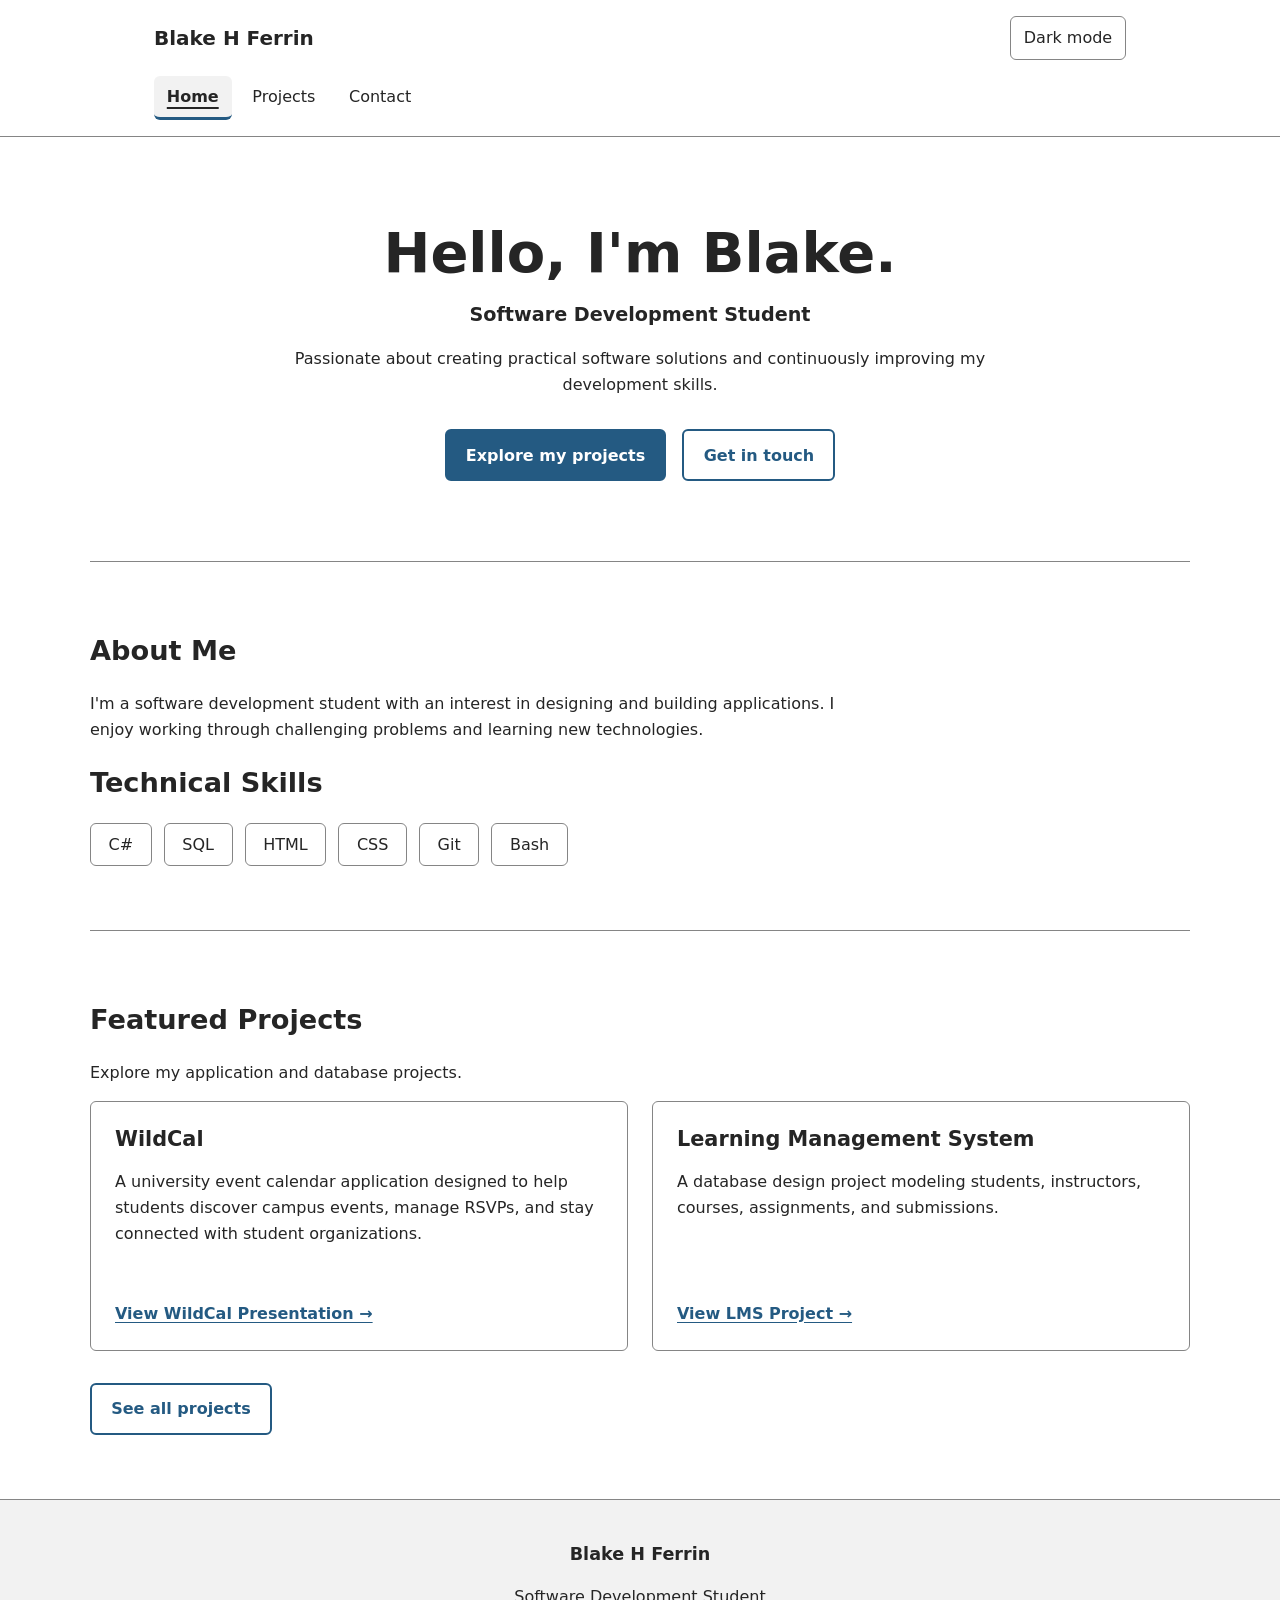
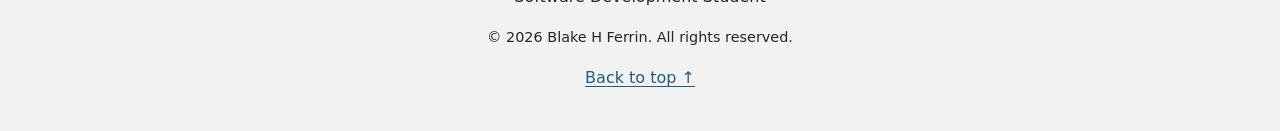
<file: index.html>
<!DOCTYPE html>
<html lang="en">
<head>
  <meta charset="UTF-8">
  <meta name="viewport" content="width=device-width, initial-scale=1.0">
  <meta name="description" content="Blake H Ferrin software development portfolio — Home.">
  <title>Home | Blake H Ferrin</title>
  <link rel="stylesheet" href="styles.css">
  <script>try { if (localStorage.getItem('portfolio-theme') === 'dark') document.documentElement.classList.add('dark'); } catch (e) { /* Storage may be unavailable. */ }</script>
</head>
<body id="top">
<a class="skip-link" href="#main-content">Skip to main content</a>
<header class="site-header">
  <div class="header-inner">
    <a class="site-brand" href="index.html">Blake H Ferrin</a>
    <div class="header-actions">
      <button class="theme-toggle" type="button" aria-label="Switch to dark mode" aria-pressed="false">Dark mode</button>
      <button class="menu-toggle" type="button" aria-controls="primary-navigation" aria-expanded="false" aria-label="Open navigation menu">☰ Menu</button>
    </div>
    <nav id="primary-navigation" class="site-nav" aria-label="Main navigation"><ul><li><a href="index.html" class="active" aria-current="page">Home</a></li><li><a href="projects.html">Projects</a></li><li><a href="contact.html">Contact</a></li></ul></nav>
  </div>
</header>
<main id="main-content"><section class="intro" aria-labelledby="intro-heading"><h1 id="intro-heading">Hello, I'm Blake.</h1><p class="subtitle">Software Development Student</p><p>Passionate about creating practical software solutions and continuously improving my development skills.</p><div class="intro-actions"><a class="button" href="projects.html">Explore my projects</a><a class="button button--outline" href="contact.html">Get in touch</a></div></section><section class="content-section" aria-labelledby="about-heading"><h2 id="about-heading">About Me</h2><p>I'm a software development student with an interest in designing and building applications. I enjoy working through challenging problems and learning new technologies.</p><h2>Technical Skills</h2><ul class="skills-list"><li>C#</li><li>SQL</li><li>HTML</li><li>CSS</li><li>Git</li><li>Bash</li></ul></section><section class="content-section" aria-labelledby="featured-heading"><h2 id="featured-heading">Featured Projects</h2><p>Explore my application and database projects.</p><div class="projects-grid"><article class="project-card"><h3>WildCal</h3><p>A university event calendar application designed to help students discover campus events, manage RSVPs, and stay connected with student organizations.</p><a class="project-link" href="https://docs.google.com/presentation/d/1jkVYYge8tTpAKeSRqUSjW0Hd4IC0EcSuFHASi-RGxNs/edit?usp=sharing">View WildCal Presentation →</a></article><article class="project-card"><h3>Learning Management System</h3><p>A database design project modeling students, instructors, courses, assignments, and submissions.</p><a class="project-link" href="https://drive.google.com/file/d/1zM7Cbzs8z8IpdPavsQqTDVSz9qPGHDx4/view?usp=sharing">View LMS Project →</a></article></div><p class="section-action"><a class="button button--outline" href="projects.html">See all projects</a></p></section></main>
<footer class="site-footer"><p class="footer-name">Blake H Ferrin</p><p>Software Development Student</p><p class="copyright">© 2026 Blake H Ferrin. All rights reserved.</p><a class="back-to-top" href="#top">Back to top ↑</a></footer>
<script src="app.js"></script>
</body>
</html>
</file>
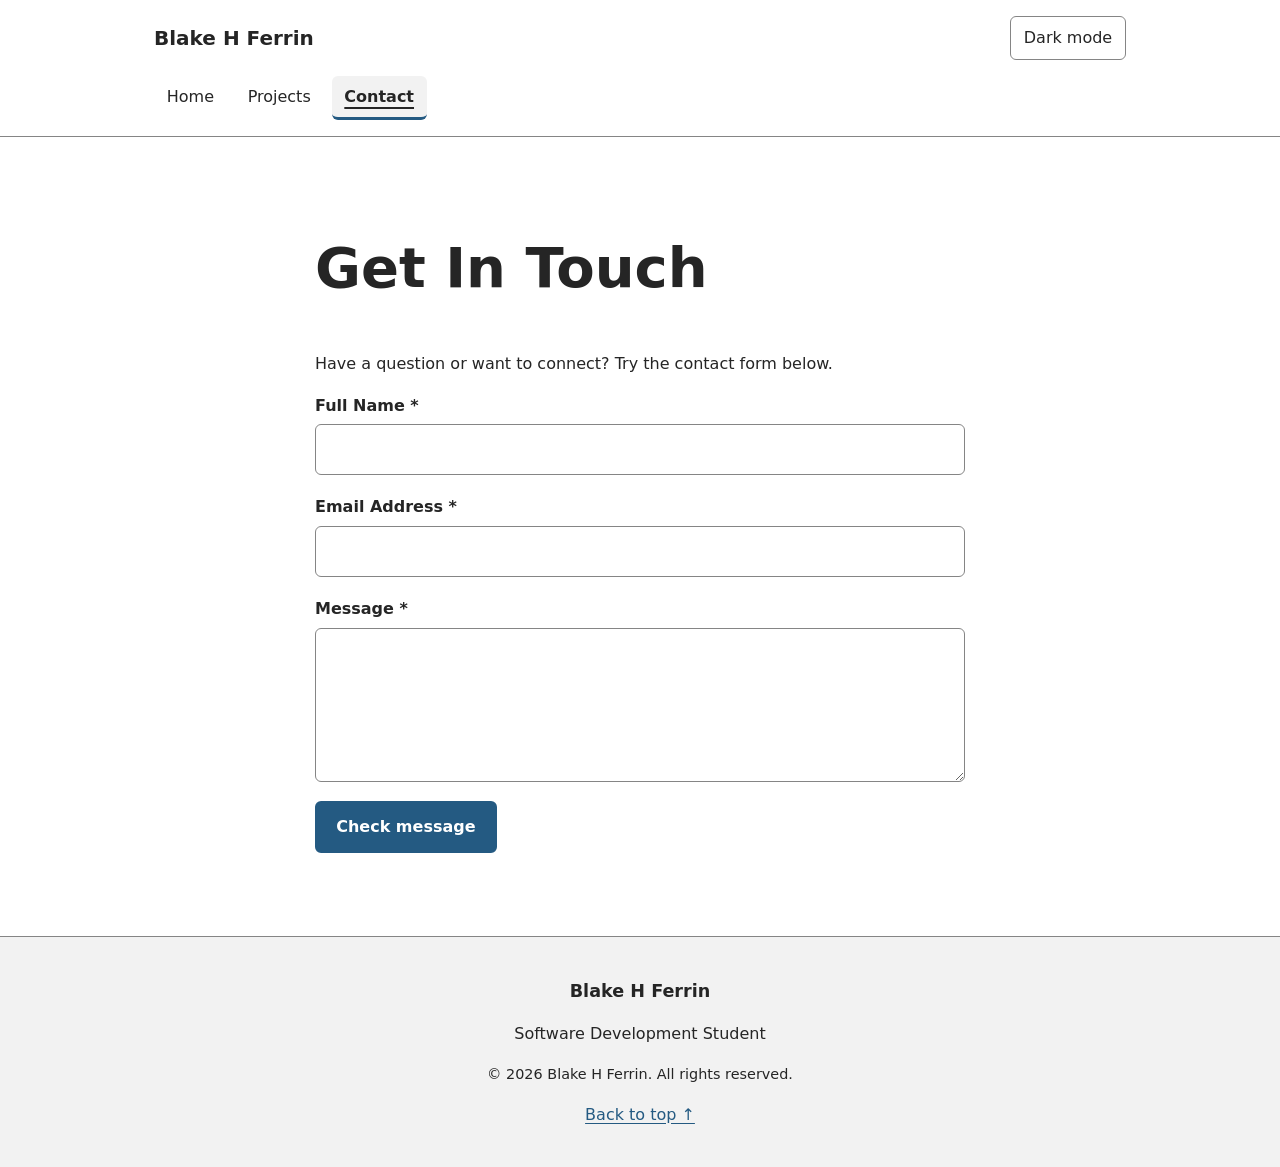
<file: contact.html>
<!DOCTYPE html>
<html lang="en">
<head>
  <meta charset="UTF-8">
  <meta name="viewport" content="width=device-width, initial-scale=1.0">
  <meta name="description" content="Blake H Ferrin software development portfolio — Contact.">
  <title>Contact | Blake H Ferrin</title>
  <link rel="stylesheet" href="styles.css">
  <script>try { if (localStorage.getItem('portfolio-theme') === 'dark') document.documentElement.classList.add('dark'); } catch (e) { /* Storage may be unavailable. */ }</script>
</head>
<body id="top">
<a class="skip-link" href="#main-content">Skip to main content</a>
<header class="site-header">
  <div class="header-inner">
    <a class="site-brand" href="index.html">Blake H Ferrin</a>
    <div class="header-actions">
      <button class="theme-toggle" type="button" aria-label="Switch to dark mode" aria-pressed="false">Dark mode</button>
      <button class="menu-toggle" type="button" aria-controls="primary-navigation" aria-expanded="false" aria-label="Open navigation menu">☰ Menu</button>
    </div>
    <nav id="primary-navigation" class="site-nav" aria-label="Main navigation"><ul><li><a href="index.html">Home</a></li><li><a href="projects.html">Projects</a></li><li><a href="contact.html" class="active" aria-current="page">Contact</a></li></ul></nav>
  </div>
</header>
<main id="main-content"><section class="content-section contact-section" aria-labelledby="contact-heading"><h1 id="contact-heading">Get In Touch</h1><p>Have a question or want to connect? Try the contact form below.</p><form id="contact-form" class="contact-form" novalidate><div class="form-group"><label for="full-name">Full Name <span aria-hidden="true">*</span></label><input id="full-name" name="full-name" type="text" autocomplete="name" required aria-describedby="name-error"><p class="field-error" id="name-error"></p></div><div class="form-group"><label for="email">Email Address <span aria-hidden="true">*</span></label><input id="email" name="email" type="email" autocomplete="email" required aria-describedby="email-error"><p class="field-error" id="email-error"></p></div><div class="form-group"><label for="message">Message <span aria-hidden="true">*</span></label><textarea id="message" name="message" rows="5" required aria-describedby="message-error"></textarea><p class="field-error" id="message-error"></p></div><button class="button" type="submit">Check message</button><p id="form-status" role="status" aria-live="polite"></p></form></section></main>
<footer class="site-footer"><p class="footer-name">Blake H Ferrin</p><p>Software Development Student</p><p class="copyright">© 2026 Blake H Ferrin. All rights reserved.</p><a class="back-to-top" href="#top">Back to top ↑</a></footer>
<script src="app.js"></script>
</body>
</html>
</file>
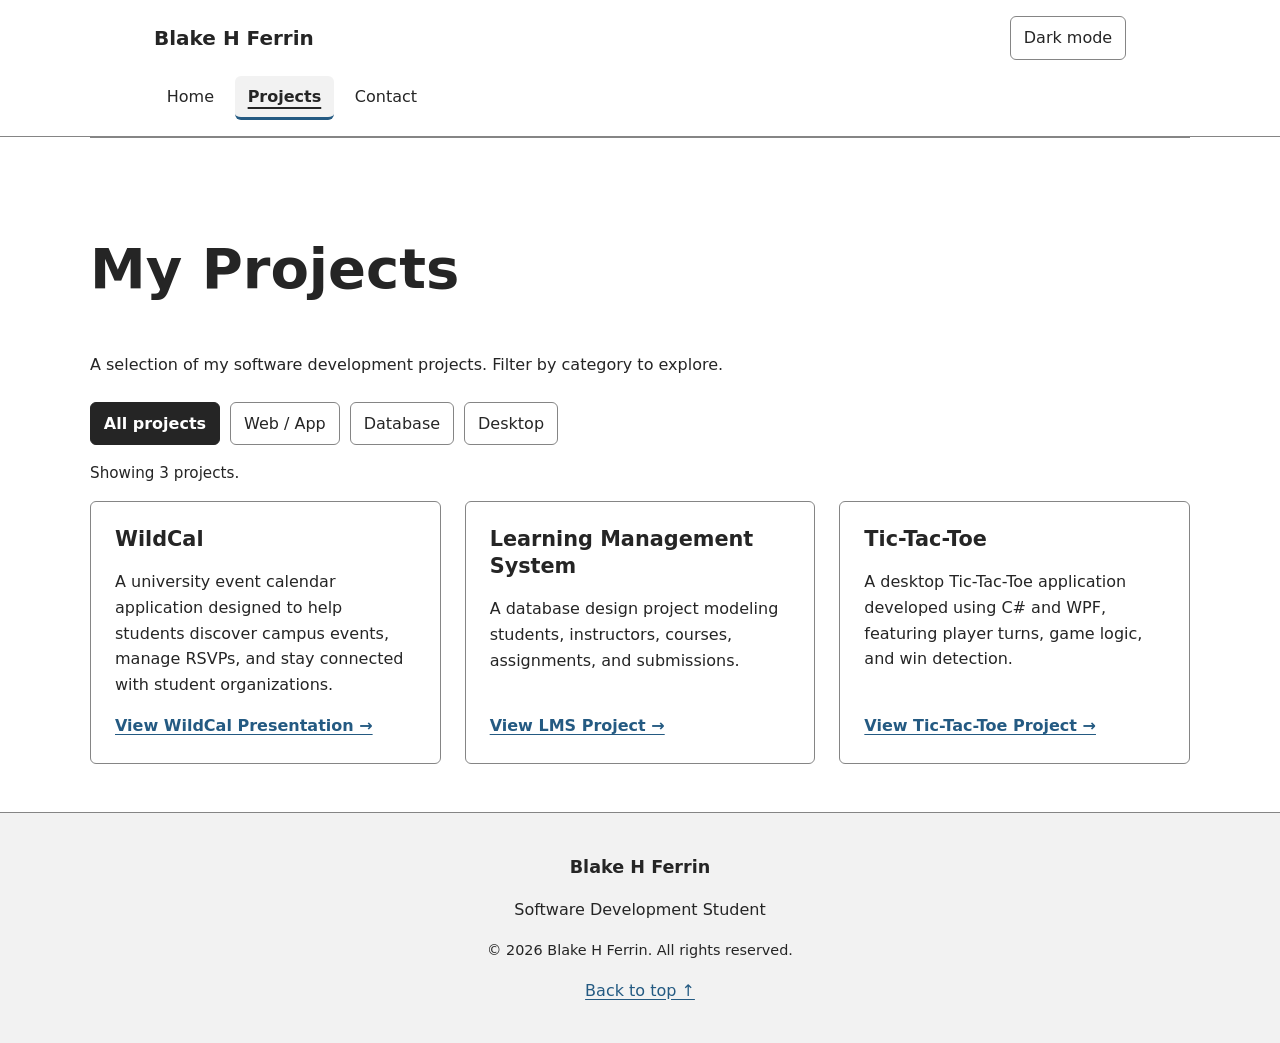
<file: projects.html>
<!DOCTYPE html>
<html lang="en">
<head>
  <meta charset="UTF-8">
  <meta name="viewport" content="width=device-width, initial-scale=1.0">
  <meta name="description" content="Blake H Ferrin software development portfolio — Projects.">
  <title>Projects | Blake H Ferrin</title>
  <link rel="stylesheet" href="styles.css">
  <script>try { if (localStorage.getItem('portfolio-theme') === 'dark') document.documentElement.classList.add('dark'); } catch (e) { /* Storage may be unavailable. */ }</script>
</head>
<body id="top">
<a class="skip-link" href="#main-content">Skip to main content</a>
<header class="site-header">
  <div class="header-inner">
    <a class="site-brand" href="index.html">Blake H Ferrin</a>
    <div class="header-actions">
      <button class="theme-toggle" type="button" aria-label="Switch to dark mode" aria-pressed="false">Dark mode</button>
      <button class="menu-toggle" type="button" aria-controls="primary-navigation" aria-expanded="false" aria-label="Open navigation menu">☰ Menu</button>
    </div>
    <nav id="primary-navigation" class="site-nav" aria-label="Main navigation"><ul><li><a href="index.html">Home</a></li><li><a href="projects.html" class="active" aria-current="page">Projects</a></li><li><a href="contact.html">Contact</a></li></ul></nav>
  </div>
</header>
<main id="main-content"><section class="content-section" aria-labelledby="projects-heading"><h1 id="projects-heading">My Projects</h1><p>A selection of my software development projects. Filter by category to explore.</p><div class="filters" role="group" aria-label="Filter projects"><button class="filter-button active" type="button" data-filter="all" aria-pressed="true">All projects</button><button class="filter-button" type="button" data-filter="web" aria-pressed="false">Web / App</button><button class="filter-button" type="button" data-filter="database" aria-pressed="false">Database</button><button class="filter-button" type="button" data-filter="desktop" aria-pressed="false">Desktop</button></div><p id="filter-status" class="filter-status" role="status" aria-live="polite">Showing 3 projects.</p><div class="projects-grid"><article class="project-card" data-category="web"><h2>WildCal</h2><p>A university event calendar application designed to help students discover campus events, manage RSVPs, and stay connected with student organizations.</p><a class="project-link" href="https://docs.google.com/presentation/d/1jkVYYge8tTpAKeSRqUSjW0Hd4IC0EcSuFHASi-RGxNs/edit?usp=sharing">View WildCal Presentation →</a></article><article class="project-card" data-category="database"><h2>Learning Management System</h2><p>A database design project modeling students, instructors, courses, assignments, and submissions.</p><a class="project-link" href="https://drive.google.com/file/d/1zM7Cbzs8z8IpdPavsQqTDVSz9qPGHDx4/view?usp=sharing">View LMS Project →</a></article><article class="project-card" data-category="desktop"><h2>Tic-Tac-Toe</h2><p>A desktop Tic-Tac-Toe application developed using C# and WPF, featuring player turns, game logic, and win detection.</p><a class="project-link" href="https://drive.google.com/file/d/1B2dDwK8W0wCoeZ0gx4TiZYSpLil5rQih/view?usp=sharing">View Tic-Tac-Toe Project →</a></article></div></section></main>
<footer class="site-footer"><p class="footer-name">Blake H Ferrin</p><p>Software Development Student</p><p class="copyright">© 2026 Blake H Ferrin. All rights reserved.</p><a class="back-to-top" href="#top">Back to top ↑</a></footer>
<script src="app.js"></script>
</body>
</html>
</file>
<file: styles.css>
/* Shared minimalist design system: four core colors plus semantic aliases. */
:root{--surface:#fff;--surface-muted:#f2f2f2;--ink:#252525;--accent:#245a82;--border:#858585;--error:#a21d25;--focus:#a04d00;--font-main:system-ui,-apple-system,BlinkMacSystemFont,"Segoe UI",sans-serif;--max-width:1100px;--radius:6px;color-scheme:light}
:root.dark{--surface:#17191c;--surface-muted:#262a2e;--ink:#f5f5f5;--accent:#9fd4ff;--border:#a3a9b0;--error:#ffb4b8;--focus:#ffd27c;color-scheme:dark}
*{box-sizing:border-box}html{scroll-behavior:smooth}body{margin:0;background:var(--surface);color:var(--ink);font:1rem/1.6 var(--font-main)}a{color:var(--accent);text-underline-offset:3px}a:hover{text-decoration-thickness:2px}button,input,textarea{font:inherit}button{cursor:pointer}a:focus-visible,button:focus-visible,input:focus-visible,textarea:focus-visible{outline:3px solid var(--focus);outline-offset:3px}h1,h2,h3{line-height:1.3}h1{font-size:clamp(2rem,5vw,3.5rem)}h2{font-size:1.7rem}p{margin:0 0 1rem}.skip-link{position:absolute;left:1rem;top:-5rem;background:var(--surface);color:var(--ink);padding:.6rem;z-index:200}.skip-link:focus{top:1rem}.site-header{position:sticky;top:0;z-index:100;background:var(--surface);border-bottom:1px solid var(--border)}.header-inner{max-width:var(--max-width);margin:auto;padding:1rem 5%;display:flex;align-items:center;gap:1rem;flex-wrap:wrap}.site-brand{font-weight:700;font-size:1.25rem;color:var(--ink);text-decoration:none}.header-actions{display:flex;gap:.5rem;margin-left:auto}.theme-toggle,.menu-toggle,.filter-button{background:var(--surface);color:var(--ink);border:1px solid var(--border);border-radius:var(--radius);padding:.5rem .8rem}.theme-toggle:hover,.menu-toggle:hover,.filter-button:hover{background:var(--surface-muted)}.site-nav{width:100%}.site-nav ul{display:flex;gap:.5rem;list-style:none;padding:0;margin:0}.site-nav a{display:block;padding:.5rem .8rem;border-radius:var(--radius);color:var(--ink);text-decoration:none}.site-nav a:hover,.site-nav a.active{background:var(--surface-muted);text-decoration:underline;text-decoration-thickness:2px;text-underline-offset:5px}.site-nav a.active{font-weight:700;border-bottom:3px solid var(--accent)}main{width:90%;max-width:var(--max-width);margin:auto;min-height:60vh}.intro{text-align:center;max-width:760px;margin:auto;padding:5rem 0}.intro h1{margin:0 0 .6rem}.subtitle{font-size:1.2rem;font-weight:600}.intro-actions{display:flex;justify-content:center;gap:1rem;flex-wrap:wrap;margin-top:2rem}.button{display:inline-block;border:2px solid var(--accent);border-radius:var(--radius);padding:.7rem 1.2rem;background:var(--accent);color:var(--surface);font-weight:700;text-decoration:none}.dark .button{color:#17191c}.button:hover{filter:brightness(.88);text-decoration:underline}.button--outline{background:var(--surface);color:var(--accent)}.dark .button--outline{color:var(--accent)}.content-section{padding:3rem 0;border-top:1px solid var(--border)}.content-section>p{max-width:750px}.skills-list{list-style:none;padding:0;display:flex;flex-wrap:wrap;gap:.75rem}.skills-list li{border:1px solid var(--border);border-radius:var(--radius);padding:.5rem 1.1rem}.projects-grid{display:grid;grid-template-columns:repeat(auto-fit,minmax(min(100%,270px),1fr));gap:1.5rem}.project-card{display:flex;flex-direction:column;border:1px solid var(--border);border-radius:var(--radius);padding:1.5rem;min-height:250px}.project-card:hover{border:2px solid var(--accent);padding:calc(1.5rem - 1px)}.project-card h2,.project-card h3{font-size:1.3rem;margin:0 0 1rem}.project-link{margin-top:auto;font-weight:650}.section-action{margin-top:2rem}.filters{display:flex;flex-wrap:wrap;gap:.65rem;margin:1.5rem 0 1rem}.filter-button.active{background:var(--ink);color:var(--surface);font-weight:700;border-color:var(--ink)}.filter-status{font-size:.95rem}.project-card[hidden]{display:none}.contact-section{max-width:650px;margin:auto;border:0}.form-notice{background:var(--surface-muted);padding:1rem;border-radius:var(--radius);border-left:4px solid var(--accent)}.contact-form{display:grid;gap:1.2rem}.form-group{display:grid;gap:.35rem}.form-group label{font-weight:600}.form-group input,.form-group textarea{width:100%;background:var(--surface);color:var(--ink);border:1px solid var(--border);border-radius:var(--radius);padding:.75rem}.form-group textarea{resize:vertical;min-height:120px}.field-error{color:var(--error);font-weight:600;margin:0}.field-error:empty{display:none}[aria-invalid="true"]{border:2px solid var(--error)!important}.contact-form>.button{justify-self:start}.site-footer{text-align:center;background:var(--surface-muted);border-top:1px solid var(--border);padding:2.5rem 1rem}.footer-name{font-size:1.1rem;font-weight:700}.copyright{font-size:.9rem}.menu-toggle{display:none}@media(max-width:600px){.menu-toggle{display:block}.site-nav{display:none}.site-nav.is-open{display:block}.site-nav ul{flex-direction:column}.site-nav a{padding:.75rem}.intro{padding:3rem 0}.content-section{padding:2.5rem 0}}@media(min-width:601px){.site-nav{display:block!important}}@media(prefers-reduced-motion:reduce){html{scroll-behavior:auto}*,*::before,*::after{animation-duration:.01ms!important;transition-duration:.01ms!important}}
</file>
